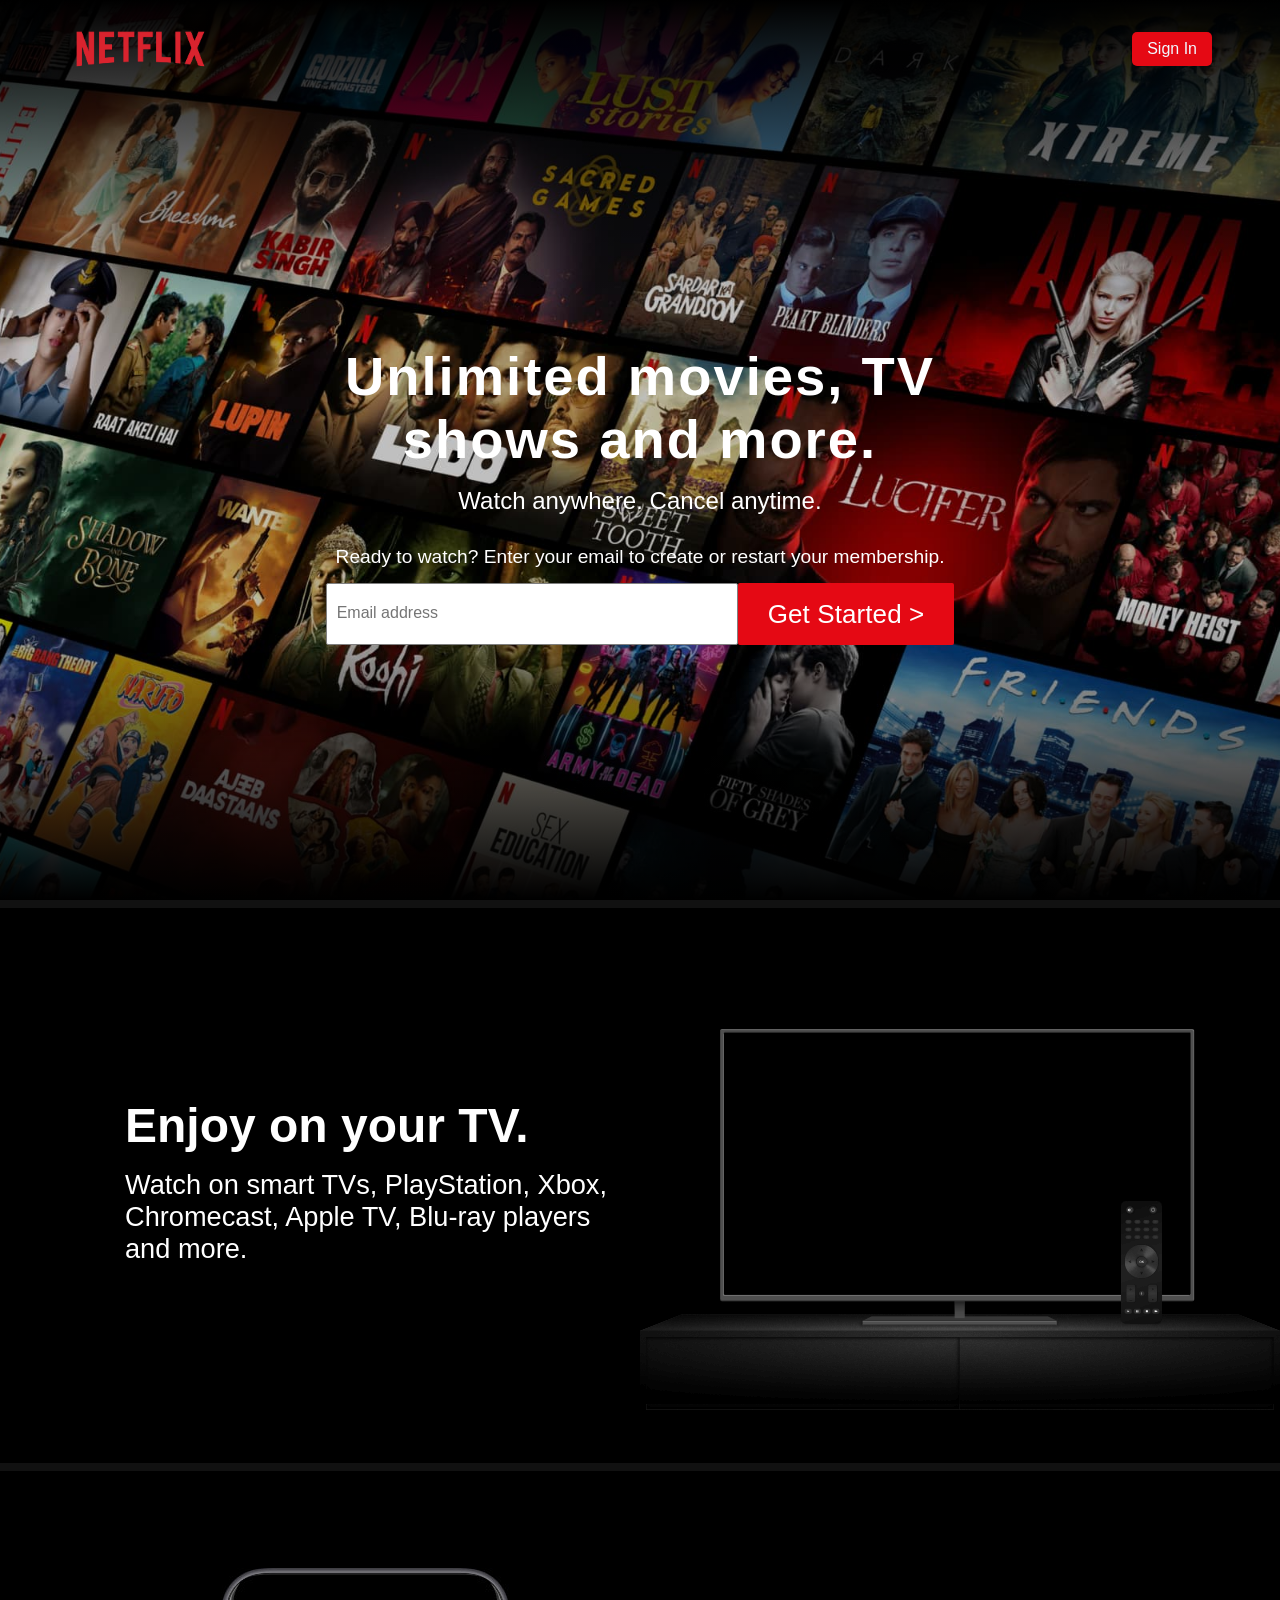
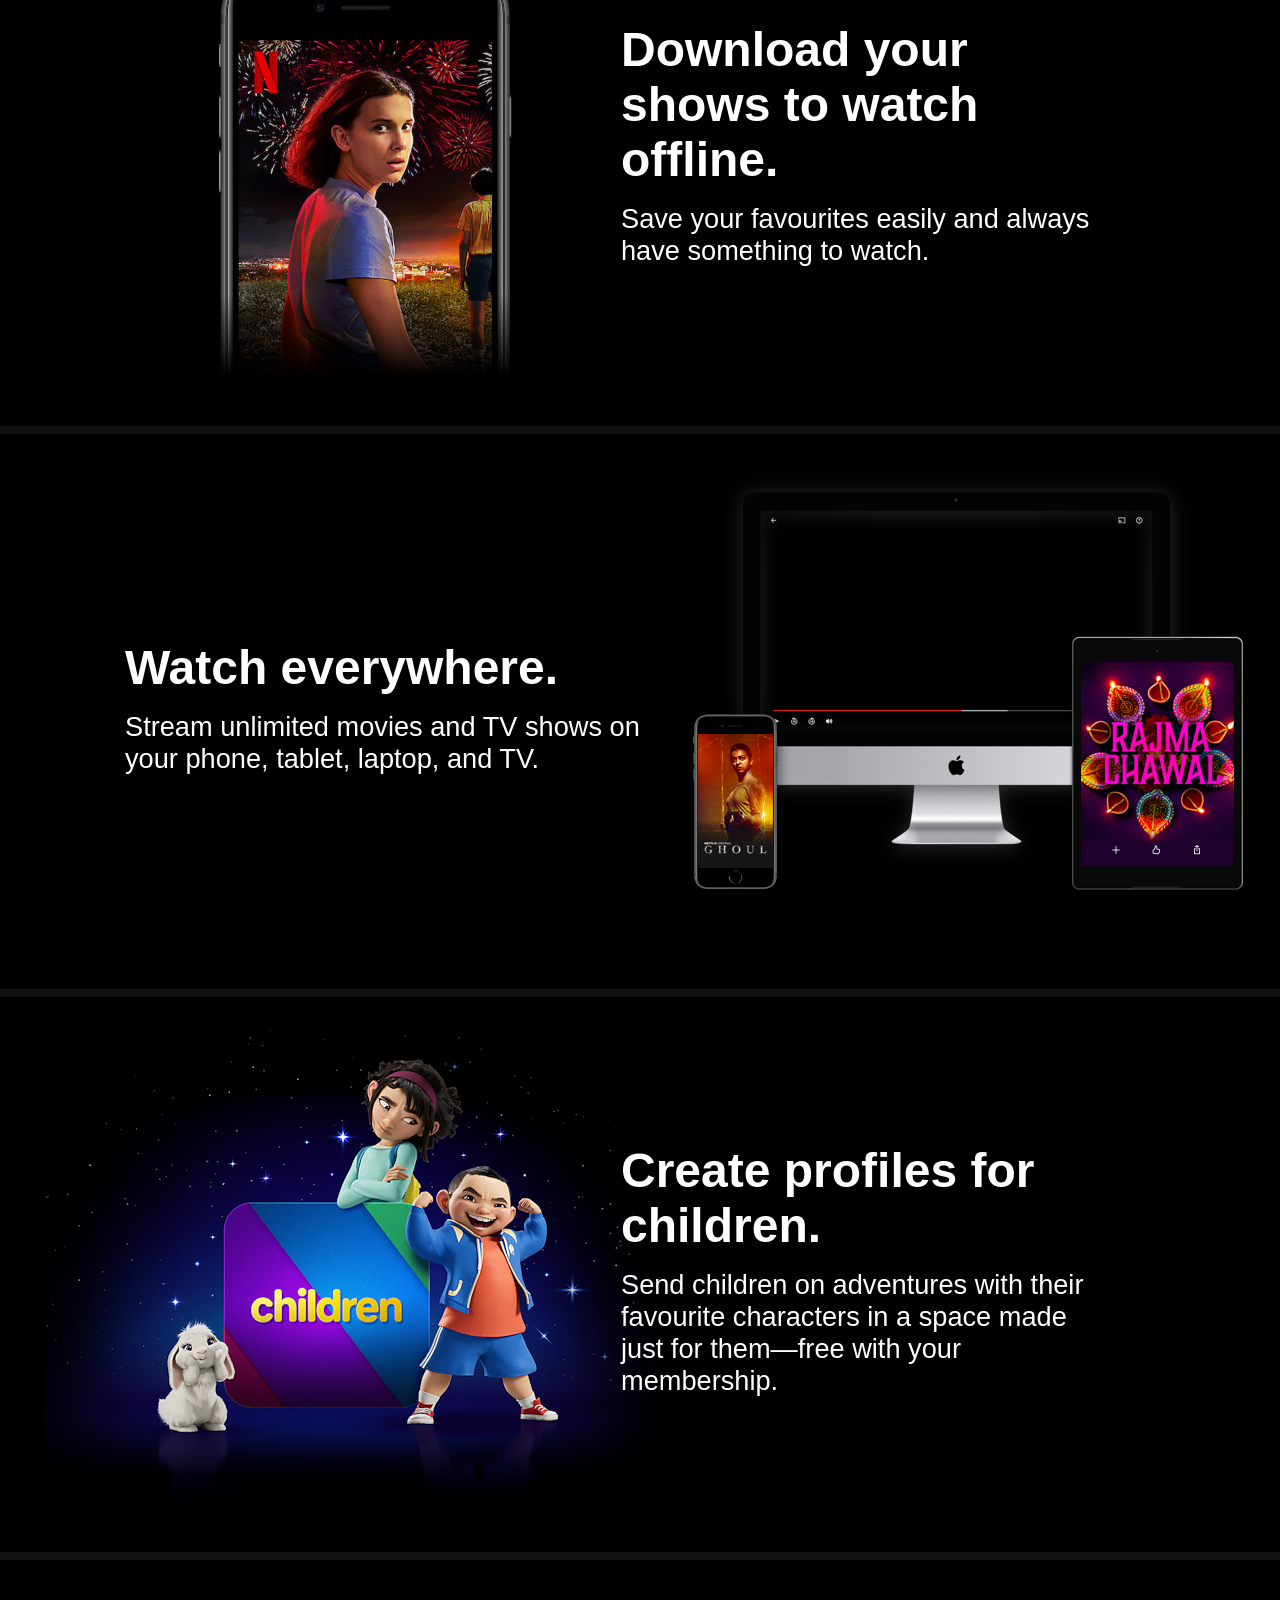
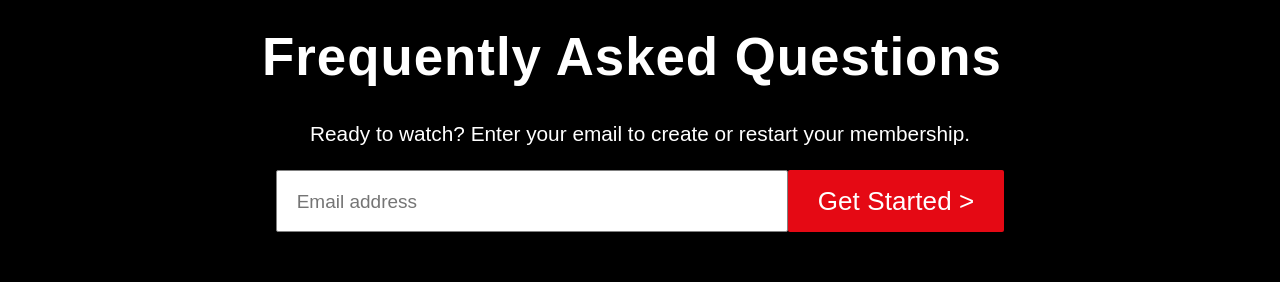
<file: index.html>
<!DOCTYPE html>
<html lang="en">

<head>
    <meta charset="UTF-8">
    <meta http-equiv="X-UA-Compatible" content="IE=edge">
    <meta name="viewport" content="width=device-width, initial-scale=1.0">
    <link rel="icon" href="assets/icon1.png">
    <link rel="stylesheet" href="style.css">
    <title>Netflix India – Watch TV Shows Online, Watch Movies Online</title>
</head>

<body>
    <sectton class="container">
        <div class="head">
            <img src="assets/Netflix_Logo.png" alt="Netflix_Logo">
            <a href="https://www.netflix.com/in/login">Sign In</a>
        </div>

    </sectton>
    <section class="banner">
        <img src="assets/banner.jpg" alt="banner" class="fit">
        <div class="box">
            <div class="heading">
                <h1>Unlimited movies, TV shows and more.</h1>
                <h5>Watch anywhere. Cancel anytime.</h5>
                <p>Ready to watch? Enter your email to create or restart your membership.</p>
            </div>
            <div class="Email">
                <input type="text" placeholder="Email address">
                <a href="moviezone.html">Get Started > </a>
            </div>
        </div>
    </section>

    <section class="style-cards">

        <div class="card-1">
            <div class="desc-1">
                <h1>Enjoy on your TV.</h1>
                <p>Watch on smart TVs, PlayStation, Xbox, Chromecast, Apple TV, Blu-ray players and more.</p>
            </div>
            <img src="assets/part1img.png" alt="part1img">
            <video class="video-1" autoplay="" playsinline="" muted="" loop="">
                <source src="assets/part1videoslide.m4v" type="video/mp4">
            </video>
        </div>

        <div class="card-2">
            <img src="assets/part2img.jpg" alt="part2img">

            <div class="desc-2">
                <h1>Download your shows to watch offline.</h1>
                <p>Save your favourites easily and always have something to watch.</p>
            </div>
        </div>

        <div class="card-3">
            <div class="desc-3">
                <h1>Watch everywhere.</h1>
                <p>Stream unlimited movies and TV shows on your phone, tablet, laptop, and TV.</p>
            </div>
            <img src="assets/part3img.png" alt="part3img">
            <video class="video-1" autoplay="" playsinline="" muted="" loop="">
                <source src="assets/part3videoslide.m4v" type="video/mp4">
            </video>
        </div>

        <div class="card-4">
            <img src="assets/part4img.png" alt="part4img">

            <div class="desc-4">
                <h1>Create profiles for children.</h1>
                <p>Send children on adventures with their favourite characters in a space made just for them—free with
                    your membership.</p>
            </div>
        </div>

        <div class="card-5">
            <div class="heading">
                <h1>Frequently Asked Questions</h1>
                <p>Ready to watch? Enter your email to create or restart your membership.</p>
            </div>

            <div class="desc-5">

                <input type="text" placeholder="Email address">
                <a href="https://www.netflix.com/signup/password?locale=en-IN">Get Started > </a>
            </div>
        </div>
    </section>

</body>

</html>
</file>
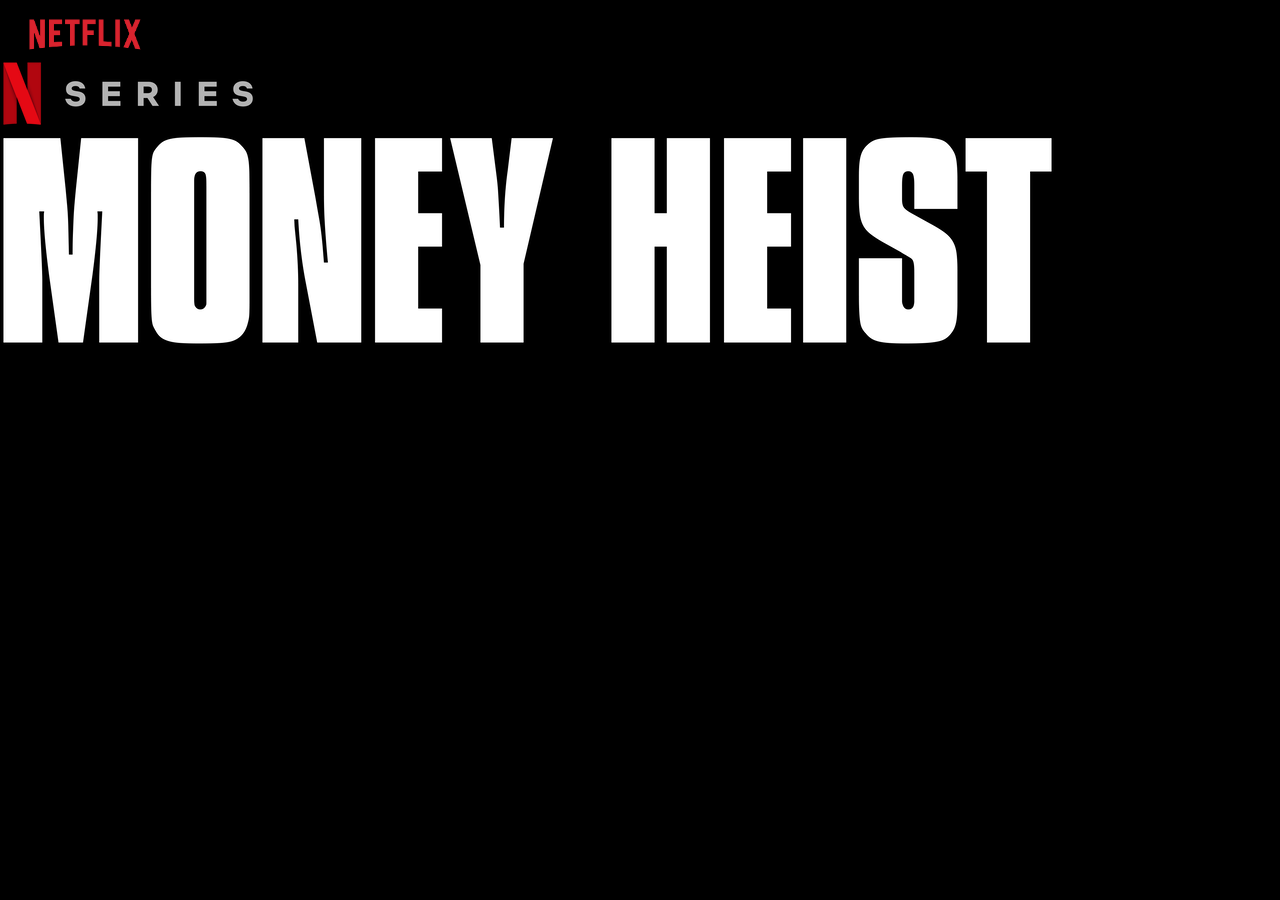
<file: moviearea.html>
<!DOCTYPE html>
<html lang="en">

<head>
    <meta charset="UTF-8">
    <meta http-equiv="X-UA-Compatible" content="IE=edge">
    <meta name="viewport" content="width=device-width, initial-scale=1.0">
    <link rel="icon" href="assets/icon1.png">
    <link rel="stylesheet" href="moviearea.css">
    <title>Netflix India – Watch TV Shows Online, Watch Movies Online</title>
</head>

<body>
    <sectton class="container">
        <div class="head">
            <img src="assets/Netflix_Logo.png" alt="Netflix_Logo">
        </div>

    </sectton>
    <div class="home-image">
        <div class="home-image-text">
            <img class="money" src="assets/monetharis.png" alt="">
            <p>
                Eight thieves take hostages and lock themselves in the Royal Mint of Spain as a criminal mastermind
                manipulates the police to carry out his plan.
            </p>
        </div>
    </div>
    <!-- <div>
        <h3 style="color: #fff;">Netflix Originals</h3>
        <div class="no">
            <img src="https://upload.wikimedia.org/wikipedia/en/0/05/Frozen_%282013_film%29_poster.jpg" alt="frozenimg"
                width="180">
            <img src="https://upload.wikimedia.org/wikipedia/en/e/ea/Raya_and_the_Last_Dragon.png" alt="rayaimg"
                width="180">
            <img src="https://upload.wikimedia.org/wikipedia/en/0/05/Frozen_%282013_film%29_poster.jpg" alt="frozenimg"
                width="180">
            <img src="https://upload.wikimedia.org/wikipedia/en/e/ea/Raya_and_the_Last_Dragon.png" alt="rayaimg"
                width="180">
            <img src="https://upload.wikimedia.org/wikipedia/en/0/05/Frozen_%282013_film%29_poster.jpg" alt="frozenimg"
                width="180">
            <img src="https://upload.wikimedia.org/wikipedia/en/e/ea/Raya_and_the_Last_Dragon.png" alt="rayaimg"
                width="180">
            <img src="https://upload.wikimedia.org/wikipedia/en/0/05/Frozen_%282013_film%29_poster.jpg" alt="frozenimg"
                width="180">
            <img src="https://upload.wikimedia.org/wikipedia/en/e/ea/Raya_and_the_Last_Dragon.png" alt="rayaimg"
                width="180">
            <img src="https://upload.wikimedia.org/wikipedia/en/0/05/Frozen_%282013_film%29_poster.jpg" alt="frozenimg"
                width="180">
            <img src="https://upload.wikimedia.org/wikipedia/en/e/ea/Raya_and_the_Last_Dragon.png" alt="rayaimg"
                width="180">
        </div>
    </div>

    <div>
        <h3 style="color: #fff;">Top Rated Movies</h3>
        <div class="no">
            <img src="https://upload.wikimedia.org/wikipedia/en/0/05/Frozen_%282013_film%29_poster.jpg" alt="frozenimg"
                width="180">
            <img src="https://upload.wikimedia.org/wikipedia/en/e/ea/Raya_and_the_Last_Dragon.png" alt="rayaimg"
                width="180">
            <img src="https://upload.wikimedia.org/wikipedia/en/0/05/Frozen_%282013_film%29_poster.jpg" alt="frozenimg"
                width="180">
            <img src="https://upload.wikimedia.org/wikipedia/en/e/ea/Raya_and_the_Last_Dragon.png" alt="rayaimg"
                width="180">
            <img src="https://upload.wikimedia.org/wikipedia/en/0/05/Frozen_%282013_film%29_poster.jpg" alt="frozenimg"
                width="180">
            <img src="https://upload.wikimedia.org/wikipedia/en/e/ea/Raya_and_the_Last_Dragon.png" alt="rayaimg"
                width="180">
            <img src="https://upload.wikimedia.org/wikipedia/en/0/05/Frozen_%282013_film%29_poster.jpg" alt="frozenimg"
                width="180">
            <img src="https://upload.wikimedia.org/wikipedia/en/e/ea/Raya_and_the_Last_Dragon.png" alt="rayaimg"
                width="180">
            <img src="https://upload.wikimedia.org/wikipedia/en/0/05/Frozen_%282013_film%29_poster.jpg" alt="frozenimg"
                width="180">
            <img src="https://upload.wikimedia.org/wikipedia/en/e/ea/Raya_and_the_Last_Dragon.png" alt="rayaimg"
                width="180">
        </div>
    </div>
    <div>
        <h3 style="color: #fff;">Romantic Movies</h3>
        <div class="no">
            <img src="https://upload.wikimedia.org/wikipedia/en/0/05/Frozen_%282013_film%29_poster.jpg" alt="frozenimg"
                width="180">
            <img src="https://upload.wikimedia.org/wikipedia/en/e/ea/Raya_and_the_Last_Dragon.png" alt="rayaimg"
                width="180">
            <img src="https://upload.wikimedia.org/wikipedia/en/0/05/Frozen_%282013_film%29_poster.jpg" alt="frozenimg"
                width="180">
            <img src="https://upload.wikimedia.org/wikipedia/en/e/ea/Raya_and_the_Last_Dragon.png" alt="rayaimg"
                width="180">
            <img src="https://upload.wikimedia.org/wikipedia/en/0/05/Frozen_%282013_film%29_poster.jpg" alt="frozenimg"
                width="180">
            <img src="https://upload.wikimedia.org/wikipedia/en/e/ea/Raya_and_the_Last_Dragon.png" alt="rayaimg"
                width="180">
            <img src="https://upload.wikimedia.org/wikipedia/en/0/05/Frozen_%282013_film%29_poster.jpg" alt="frozenimg"
                width="180">
            <img src="https://upload.wikimedia.org/wikipedia/en/e/ea/Raya_and_the_Last_Dragon.png" alt="rayaimg"
                width="180">
            <img src="https://upload.wikimedia.org/wikipedia/en/0/05/Frozen_%282013_film%29_poster.jpg" alt="frozenimg"
                width="180">
            <img src="https://upload.wikimedia.org/wikipedia/en/e/ea/Raya_and_the_Last_Dragon.png" alt="rayaimg"
                width="180">
        </div>
    </div>

    <div>
        <h3 style="color: #fff;">Horrow Movies</h3>
        <div class="no">
            <img src="https://upload.wikimedia.org/wikipedia/en/0/05/Frozen_%282013_film%29_poster.jpg" alt="frozenimg"
                width="180">
            <img src="https://upload.wikimedia.org/wikipedia/en/e/ea/Raya_and_the_Last_Dragon.png" alt="rayaimg"
                width="180">
            <img src="https://upload.wikimedia.org/wikipedia/en/0/05/Frozen_%282013_film%29_poster.jpg" alt="frozenimg"
                width="180">
            <img src="https://upload.wikimedia.org/wikipedia/en/e/ea/Raya_and_the_Last_Dragon.png" alt="rayaimg"
                width="180">
            <img src="https://upload.wikimedia.org/wikipedia/en/0/05/Frozen_%282013_film%29_poster.jpg" alt="frozenimg"
                width="180">
            <img src="https://upload.wikimedia.org/wikipedia/en/e/ea/Raya_and_the_Last_Dragon.png" alt="rayaimg"
                width="180">
            <img src="https://upload.wikimedia.org/wikipedia/en/0/05/Frozen_%282013_film%29_poster.jpg" alt="frozenimg"
                width="180">
            <img src="https://upload.wikimedia.org/wikipedia/en/e/ea/Raya_and_the_Last_Dragon.png" alt="rayaimg"
                width="180">
            <img src="https://upload.wikimedia.org/wikipedia/en/0/05/Frozen_%282013_film%29_poster.jpg" alt="frozenimg"
                width="180">
            <img src="https://upload.wikimedia.org/wikipedia/en/e/ea/Raya_and_the_Last_Dragon.png" alt="rayaimg"
                width="180">
        </div>
    </div>

    <div>
        <h3 style="color: #fff;">Comedy Movies</h3>
        <div class="no">
            <img src="https://upload.wikimedia.org/wikipedia/en/0/05/Frozen_%282013_film%29_poster.jpg" alt="frozenimg"
                width="180">
            <img src="https://upload.wikimedia.org/wikipedia/en/e/ea/Raya_and_the_Last_Dragon.png" alt="rayaimg"
                width="180">
            <img src="https://upload.wikimedia.org/wikipedia/en/0/05/Frozen_%282013_film%29_poster.jpg" alt="frozenimg"
                width="180">
            <img src="https://upload.wikimedia.org/wikipedia/en/e/ea/Raya_and_the_Last_Dragon.png" alt="rayaimg"
                width="180">
            <img src="https://upload.wikimedia.org/wikipedia/en/0/05/Frozen_%282013_film%29_poster.jpg" alt="frozenimg"
                width="180">
            <img src="https://upload.wikimedia.org/wikipedia/en/e/ea/Raya_and_the_Last_Dragon.png" alt="rayaimg"
                width="180">
            <img src="https://upload.wikimedia.org/wikipedia/en/0/05/Frozen_%282013_film%29_poster.jpg" alt="frozenimg"
                width="180">
            <img src="https://upload.wikimedia.org/wikipedia/en/e/ea/Raya_and_the_Last_Dragon.png" alt="rayaimg"
                width="180">
            <img src="https://upload.wikimedia.org/wikipedia/en/0/05/Frozen_%282013_film%29_poster.jpg" alt="frozenimg"
                width="180">
            <img src="https://upload.wikimedia.org/wikipedia/en/e/ea/Raya_and_the_Last_Dragon.png" alt="rayaimg"
                width="180">
        </div>
    </div>

    <div>
        <h3 style="color: #fff;">Action Movies</h3>
        <div class="no">
            <img src="https://upload.wikimedia.org/wikipedia/en/0/05/Frozen_%282013_film%29_poster.jpg" alt="frozenimg"
                width="180">
            <img src="https://upload.wikimedia.org/wikipedia/en/e/ea/Raya_and_the_Last_Dragon.png" alt="rayaimg"
                width="180">
            <img src="https://upload.wikimedia.org/wikipedia/en/0/05/Frozen_%282013_film%29_poster.jpg" alt="frozenimg"
                width="180">
            <img src="https://upload.wikimedia.org/wikipedia/en/e/ea/Raya_and_the_Last_Dragon.png" alt="rayaimg"
                width="180">
            <img src="https://upload.wikimedia.org/wikipedia/en/0/05/Frozen_%282013_film%29_poster.jpg" alt="frozenimg"
                width="180">
            <img src="https://upload.wikimedia.org/wikipedia/en/e/ea/Raya_and_the_Last_Dragon.png" alt="rayaimg"
                width="180">
            <img src="https://upload.wikimedia.org/wikipedia/en/0/05/Frozen_%282013_film%29_poster.jpg" alt="frozenimg"
                width="180">
            <img src="https://upload.wikimedia.org/wikipedia/en/e/ea/Raya_and_the_Last_Dragon.png" alt="rayaimg"
                width="180">
            <img src="https://upload.wikimedia.org/wikipedia/en/0/05/Frozen_%282013_film%29_poster.jpg" alt="frozenimg"
                width="180">
            <img src="https://upload.wikimedia.org/wikipedia/en/e/ea/Raya_and_the_Last_Dragon.png" alt="rayaimg"
                width="180">
        </div>
    </div> -->


</body>

</html>
</file>
<file: style.css>
*{
    margin: 0;
    padding: 0;
    /* background-color: black; */
}

body{
    font-family: Arial, Helvetica, sans-serif;
    background-color: black;
}

.container .head {
    position: absolute;
    top: 10px;
    left: 10px;
    display: flex;
    justify-content: space-between;
    align-items: center;
    width: 90%;
    padding: 5px 50px;
    z-index: 1000000;
}

.container .head img{
    width: 14%;
}

.container .head a{
    color: aliceblue;
    text-decoration: none;
    background-color: #E50914;
    padding: 8px 15px;
    border-radius: 5px;
}

.banner{
    width: 100%;
    height: 100vh;
    position: relative;
    display: flex;
    justify-content: center;
    align-items: center;
}
.banner:before{
    content: '';
    position: absolute;
    top: 0;
    left: 0;
    width: 100%;
    height: 300px;
    z-index: 1;
    background: linear-gradient(to bottom,#000,transparent);
}
.banner:after{
    content: '';
    position: absolute;
    bottom: 0;
    left: 0;
    width: 100%;
    height: 300px;
    z-index: 1;
    background: linear-gradient(to top,#000,transparent);
}

.banner .fit{
    width: 100%;
    height: 100%;
    position: absolute;
    top: 0;
    left: 0;
    object-fit: cover;
}
.banner .box{
    position: absolute;
    top: 55%;
    left: 50%;
    transform: translate(-50%, -50%);
    z-index: 1000;
}
.banner .box .heading{
    display: flex;
    flex-direction: column;
    justify-content: center;
    align-items: center;
    text-align: center;
}
.banner .box .heading h1{
    font-size: 3.4em;
    color: #fff;
    letter-spacing: 2px;
    width: 100%;
}
.banner .box .heading h5{
    font-size: 1.5em;
    color: #fff;
    font-weight: 300;
    padding: 1rem 0;
}
.banner .box .heading p{
    font-size: 1.2em;
    color: #fff;
    font-weight: 300;
    padding: 15px 0;
   /* padding-bottom: 20px */
}
.banner .box .Email{
    display: flex;
    flex-direction: row;
    justify-content: center;
    align-items: center;
}
.banner .box .Email input{
    font-size: 16px;
    color: #000;
    height: 50px;
    min-width: 400px;
    outline: none;
    border-radius: 2px;
    border: 1px solid grey;
    align-items: center;
    padding: 10px 10px 0 0;
}
 .banner .box .Email input::placeholder{
    position: absolute;
    top: 20px;
    left: 10px;
} 
.banner .box .Email a{
    text-decoration: none;
    /* text-transform: uppercase; */
    color: #fff;
    font-weight: 400;
    background: #E50914;
    line-height: 62px;
    border-radius: 2px;
    min-width: 50px;
    font-size: 1.625rem;
    padding: 0 30px;
    letter-spacing: 0.1px;
    text-align: center;
} 

.card-1,
.card-2,
.card-3,
.card-4,
.card-5{
    border-top: 8px solid #111;
    padding: 50px;
    color: #fff;
}

.card-1{
    position: relative;
    display: inline-grid;
    grid-template-columns: 50% 40%;
    text-align: left;
    align-items: center;
    padding: 25px 45px 50px;
}

.desc-1{
    padding-left: 80px;
}

.style-cards h1{
    font-size: 3rem;
    padding: 1rem;
    padding-left: 0;

}

.style-cards p{
    font-size: 1.7rem;
    line-height: 2rem;
}

.card-1 video{
    position: relative;
    height: 57%;
    width: 100%;
    grid-column: 2/2;
    grid-row: 1/2;
    z-index: -1;
    margin-left: 13.2%;
    margin-bottom: 9%;
    margin-right: 20%;
    

}
.card-1 img{
    grid-column: 2/2;
    grid-row: 1/2;
}

.card-2, .card-4{
    position: relative;
    display: inline-grid;
    grid-template-columns: 40% 50%;
    text-align: left;
    align-items: center;
    padding: 25px 45px 50px;
}

.desc-2, .desc-4{
    padding-left: 100px;
    /* padding-right: 20px; */
}

.card-3{
    position: relative;
    display: inline-grid;
    grid-template-columns: 50% 40%;
    text-align: left;
    align-items: center;
    padding: 25px 45px 50px;
}

.desc-3{
    padding-left: 80px;
}

.card-3 video{
    position: relative;
    top: -90px;
    left: 110px;
    height: 78%;
    width: 78%;
    grid-column: 2/2;
    grid-row: 1/2;
    z-index: -1;
    /* margin-left: 15%; */
    margin-top: 5%;
}

.card-3 img{
    grid-column: 2/2;
    grid-row: 1/2;
}



.card-5 .heading {
    display: flex;
    flex-direction: column;
    justify-content: center;
    align-items: center;
    text-align: center;
}
.card-5 .heading h1{
    font-size: 3.3rem;
    color: #fff;
    letter-spacing: 1px;
    width: 100%;
}

.card-5 .heading p{
    font-size: 1.3em;
    color: #fff;
    font-weight: 300;
    padding: 15px 0;
   padding-bottom: 20px
}






.card-5 .desc-5{
    display: flex;
    flex-direction: row;
    justify-content: center;
    align-items: center;
}
.card-5 .desc-5 input{
    font-size: 19px;
    color: #000;
    height: 50px;
    min-width: 500px;
    outline: none;
    border-radius: 2px;
    border: 1px solid grey;
    align-items: center;
    padding: 10px 10px 0 0;
}
.card-5 .desc-5 input::placeholder{
    position: absolute;
    top: 20px;
    left: 20px;
} 
.card-5 .desc-5 a{
    text-decoration: none;
    /* text-transform: uppercase; */
    color: #fff;
    font-weight: 500;
    background: #E50914;
    line-height: 62px;
    border-radius: 2px;
    min-width: 50px;
    font-size: 1.625rem;
    padding: 0 30px;
    letter-spacing: 0.1px;
    text-align: center;
}
</file>
<file: moviearea.css>
*{
    margin: 0;
    padding: 0;
    /* background-color: black; */
}

body{
    font-family: Arial, Helvetica, sans-serif;
    background-color: black;
}

.container{
    display: flex;
    margin: 5px;
}

.head img{
    position: relative;
    width: 11%;
    z-index: 1;
    margin-left: 10px;
    margin: top -15px;
    margin-bottom: -14px; 
}
/* .container .head {
    position: absolute;
    top: 10px;
    left: 10px;
    display: flex;
    justify-content: space-between;
    align-items: center;
    width: 90%;
    padding: 5px 50px;
    z-index: 1000000;
}

.container .head img{
    width: 14%;
}

.no{
    display: flex;
    overflow-y: hidden;
}

.no img{
    margin: 5px;
}
::-webkit-scrollbar{
    width: 0px;
    background: transparent;
} */
</file>
